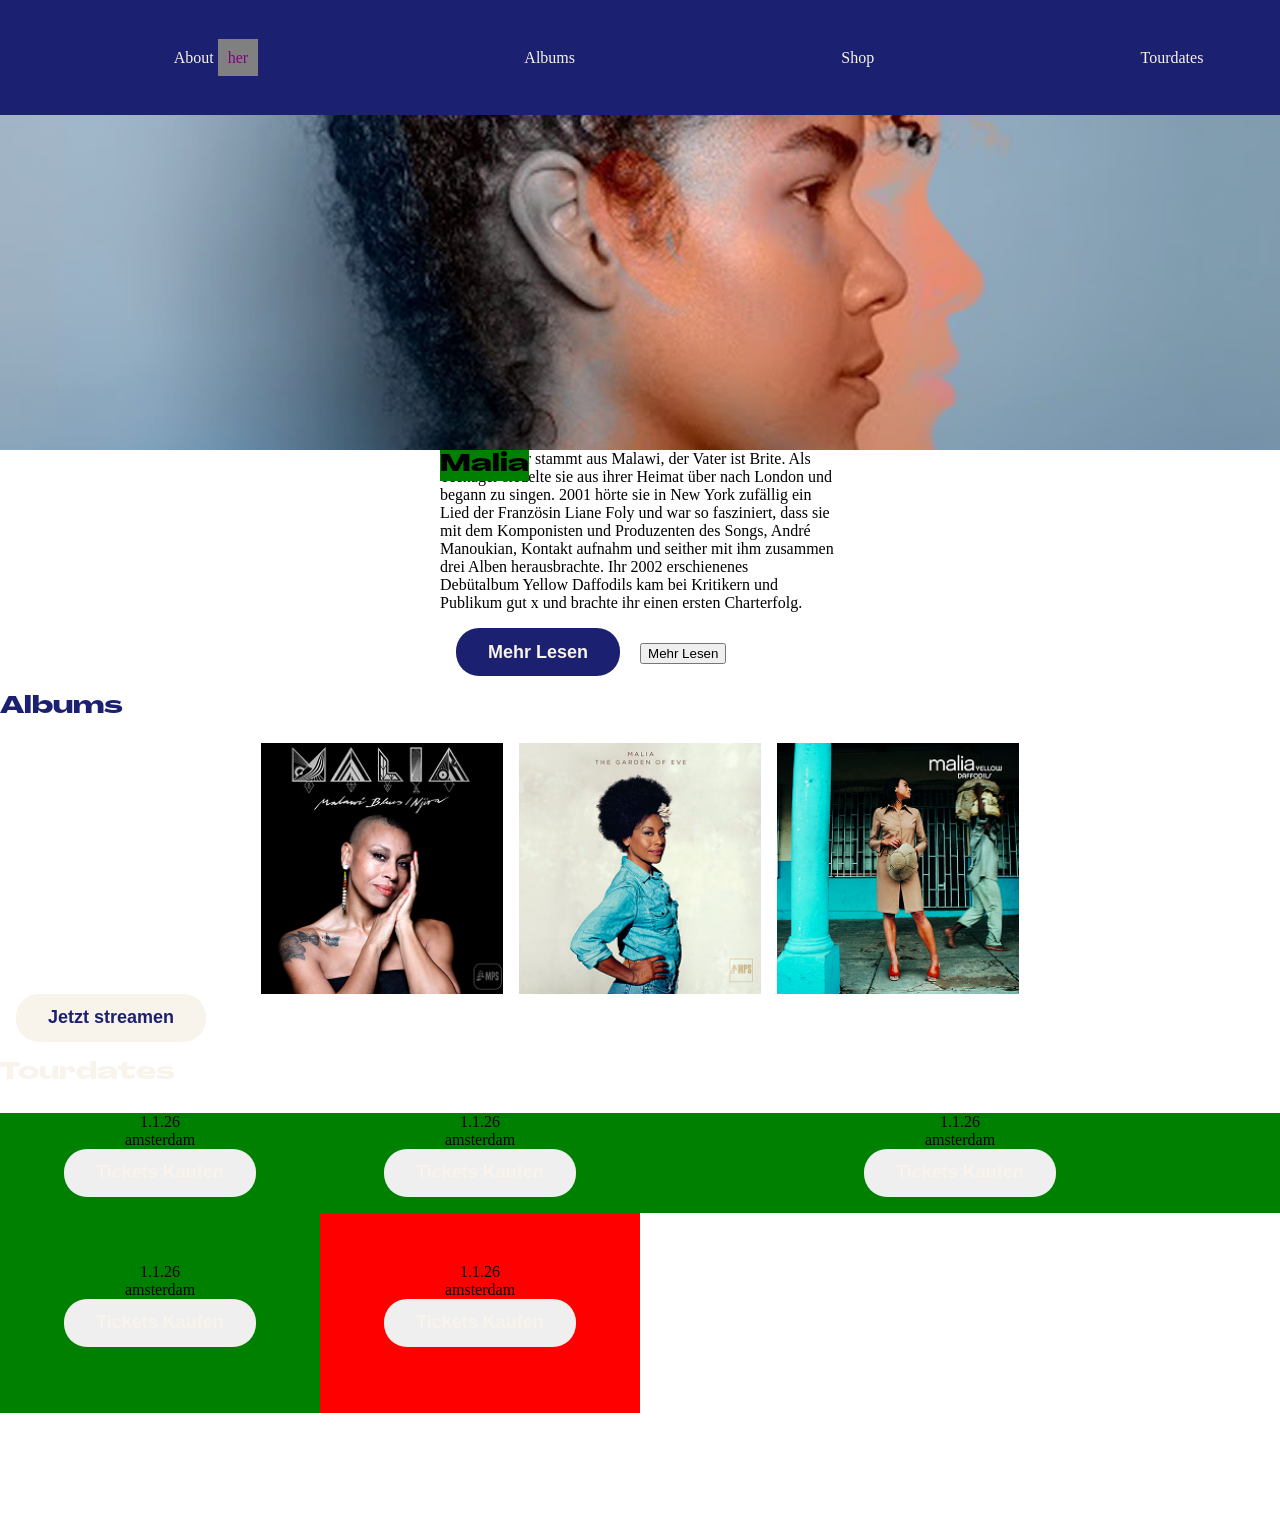
<file: index.html>
<!doctype html>
<html lang="en">
  <head>
    <meta charset="UTF-8" />
    <meta name="viewport" content="width=device-width, initial-scale=1.0" />
    <title>Malia</title>
    <link rel="stylesheet" href="./styling/style.css" />
  </head>
  <body>
    <header>
      <div class="header-list">
          <div>About <span>her</span></div>
          <div>Albums</div>
          <div>Shop</div>
          <div>Tourdates</div>
      </div>
    </header>
    <main>
      <div class="content">
        <section id="hero_section">
          <div class="hero_bild">
            <img src="./assets/img/Malia_1.png" alt="Malia side view" />
          </div>
          <div class="hero_text">
            <h1 class="hero_title">Malia</h1>
            <div class="hero_text_container">
              <p>
                Malias Mutter stammt aus Malawi, der Vater ist Brite. Als
                Teenager siedelte sie aus ihrer Heimat über nach London und
                begann zu singen. 2001 hörte sie in New York zufällig ein Lied
                der Französin Liane Foly und war so fasziniert, dass sie mit dem
                Komponisten und Produzenten des Songs, André Manoukian, Kontakt
                aufnahm und seither mit ihm zusammen drei Alben herausbrachte.
                Ihr 2002 erschienenes Debütalbum Yellow Daffodils kam bei
                Kritikern und Publikum gut x und brachte ihr einen ersten
                Charterfolg.
              </p>
              <button class="button background-dark">Mehr Lesen</button>
              <button>Mehr Lesen</button>
            </div>
          </div>
        </section>
        <section id="album_section">
          <h2 class="title title_dark_background">Albums</h2>
          <div class="albums_container">
            <div class="album_image">
              <img src="./assets/img/album1.png" alt="asdf" />
            </div>
            <div class="album_image">
              <img src="./assets/img/album2.png" alt="asdf" />
            </div>
            <div class="album_image">
              <img src="./assets/img/album3.png" alt="asdf" />
            </div>
          </div>
          <button class="button button_light stream_button">Jetzt streamen</button>
        </section>
        <section id="tour_section">
          <h3 class="title title_light_background">Tourdates</h3>
          <div class="tourdates_container">
            <div class="tourdate">
              <div class="tour_date">1.1.26</div>
              <div class="tour_location">amsterdam</div>
              <button class="button">Tickets Kaufen</button>
            </div>
            <div class="tourdate">
              <div class="tour_date">1.1.26</div>
              <div class="tour_location">amsterdam</div>
              <button class="button">Tickets Kaufen</button>
            </div>
            <div class="tourdate">
              <div class="tour_date">1.1.26</div>
              <div class="tour_location">amsterdam</div>
              <button class="button">Tickets Kaufen</button>
            </div>
            <div class="tourdate tourdate_highlighted">
              <div class="tour_date">1.1.26</div>
              <div class="tour_location">amsterdam</div>
              <button class="button">Tickets Kaufen</button>
            </div>
            <div class="tourdate">
              <div class="tour_date">1.1.26</div>
              <div class="tour_location">amsterdam</div>
              <button class="button">Tickets Kaufen</button>
            </div>
          </div>
        </section>
      </div>
    </main>
    <footer>
      <div class="footer_icon_container">
        <div class="icon icon-fb"></div>
        <div class="icon icon-insta"></div>
      </div>
    </footer>
  </body>
</html>
</file>
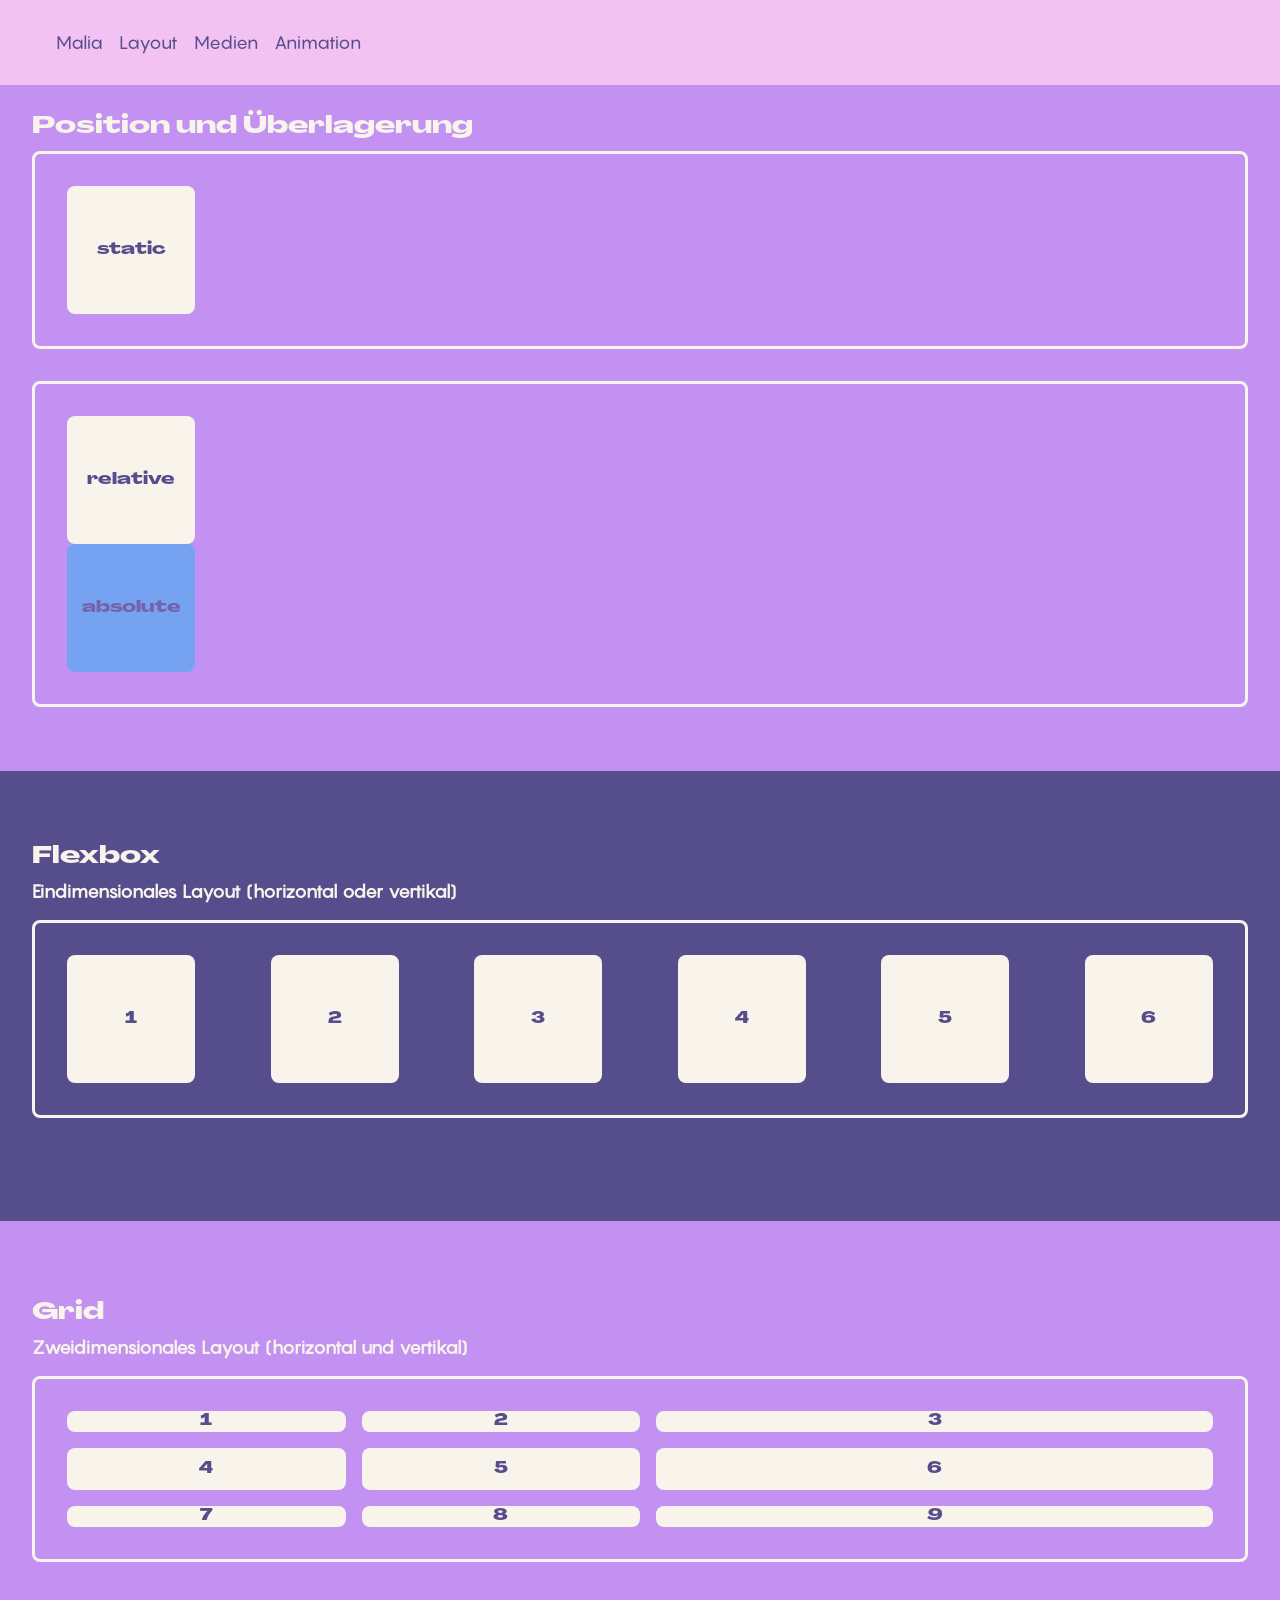
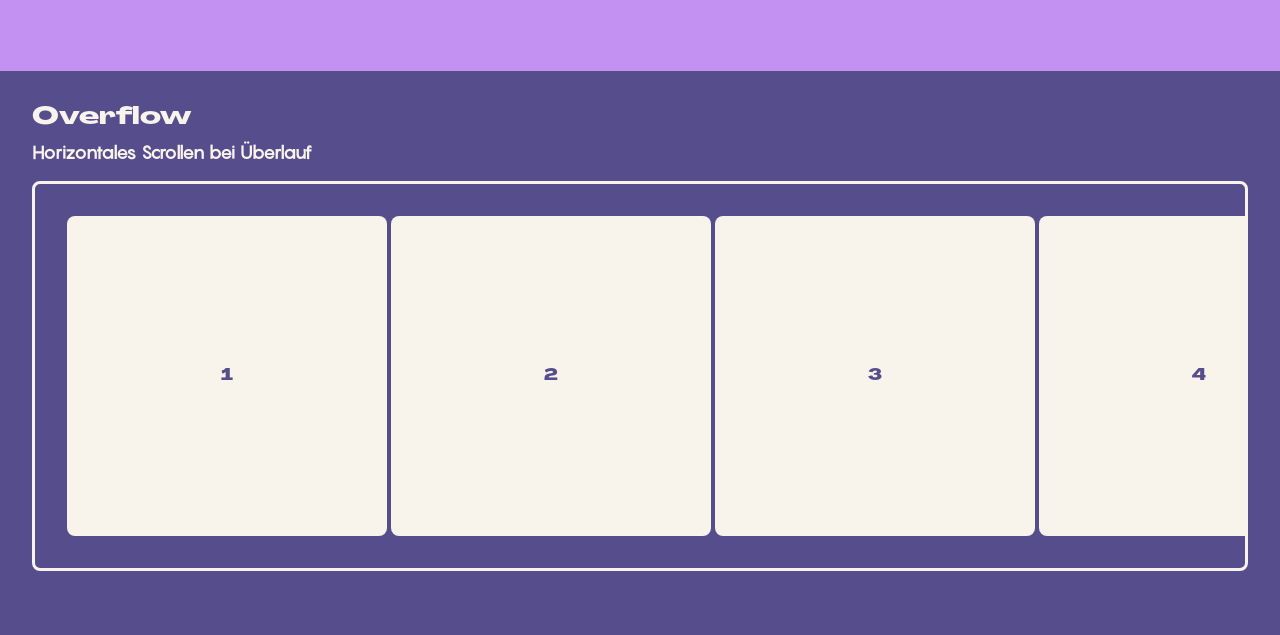
<file: detail/layout.html>
<!doctype html>
<html lang="en">
  <head>
    <meta charset="UTF-8" />
    <meta name="viewport" content="width=device-width, initial-scale=1.0" />
    <title>Layout</title>
    <link rel="stylesheet" href="../styling/style.css" />
    <link rel="stylesheet" href="../styling/detail.css" />
  </head>
  <body>
    <header>
      <nav>
        <ul>
          <li><a href="/">Malia</a></li>
          <li><a href="/detail/layout.html">Layout</a></li>
          <li><a href="/detail/medien.html">Medien</a></li>
          <li><a href="/detail/animation.html">Animation</a></li>
        </ul>
      </nav>
    </header>
    <main>
      <section>
        <h2>Position und Überlagerung</h2>
        <div class="container relative">
          <div class="box">static</div>
        </div>
        <div class="container absolute">
          <div class="box relative">relative</div>
          <div class="box absolute">absolute</div>
        </div>
      </section>
      <section>
        <h2>Flexbox</h2>
        <h3>Eindimensionales Layout (horizontal oder vertikal)</h3>
        <div class="container flex">
          <div class="box">1</div>
          <div class="box">2</div>
          <div class="box">3</div>
          <div class="box">4</div>
          <div class="box">5</div>
          <div class="box">6</div>
        </div>
      </section>
      <section>
        <h2>Grid</h2>
        <h3>Zweidimensionales Layout (horizontal und vertikal)</h3>
        <div class="container grid grid_special">
          <div class="box">1</div>
          <div class="box">2</div>
          <div class="box">3</div>
          <div class="box">4</div>
          <div class="box">5</div>
          <div class="box">6</div>
          <div class="box">7</div>
          <div class="box">8</div>
          <div class="box">9</div>
        </div>
      </section>
      <section>
        <h2>Overflow</h2>
        <h3>Horizontales Scrollen bei Überlauf</h3>
        <div class="container container_overflow">
          <div class="box">1</div>
          <div class="box">2</div>
          <div class="box">3</div>
          <div class="box">4</div>
          <div class="box">5</div>
          <div class="box">6</div>
          <div class="box">7</div>
        </div>
      </section>
    </main>
  </body>
  <script src="../scripts/script.js"></script>
</html>
</file>
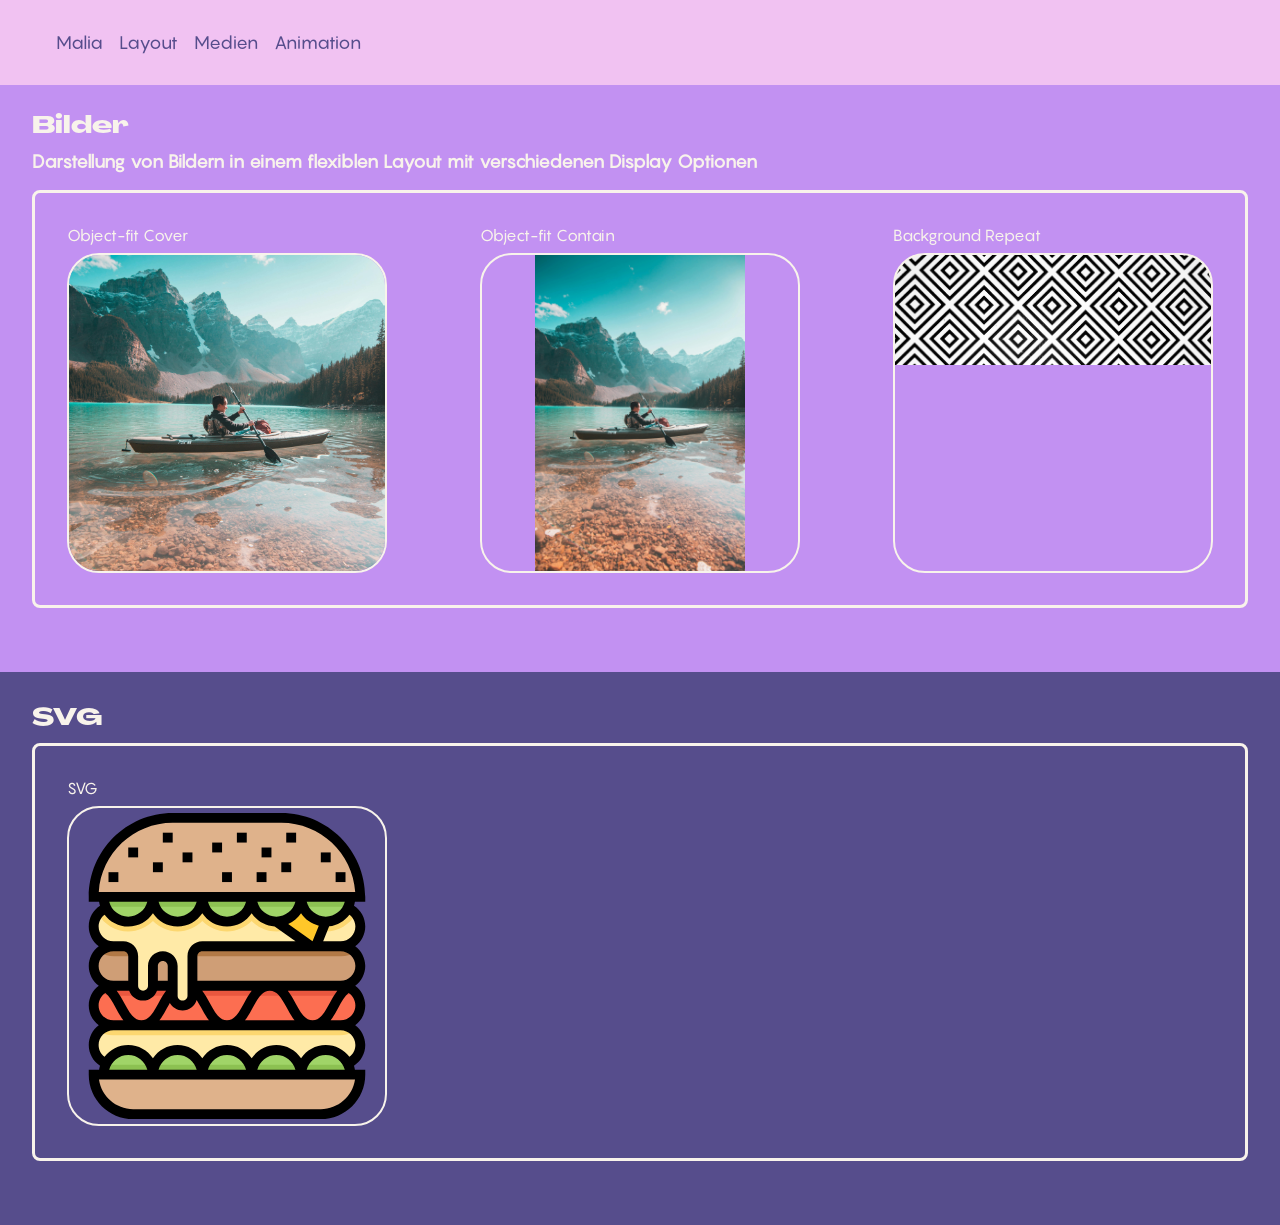
<file: detail/medien.html>
<!doctype html>
<html lang="en">
  <head>
    <meta charset="UTF-8" />
    <meta name="viewport" content="width=device-width, initial-scale=1.0" />
    <title>Layout</title>
    <link rel="stylesheet" href="../styling/style.css" />
    <link rel="stylesheet" href="../styling/detail.css" />
  </head>
  <body>
    <header>
      <nav>
        <ul>
          <li><a href="/">Malia</a></li>
          <li><a href="/detail/layout.html">Layout</a></li>
          <li><a href="/detail/medien.html">Medien</a></li>
          <li><a href="/detail/animation.html">Animation</a></li>
        </ul>
      </nav>
    </header>
    <main>
      <section>
        <h2>Bilder</h2>
        <h3>Darstellung von Bildern in einem flexiblen Layout mit verschiedenen Display Optionen</h3>
        <div class="container flex">
          <div class="image_container">
            <div class="image_title">
              <p>Object-fit Cover</p>
            </div>
            <div class="image">
              <img src="../assets/img/mountain_kajak.jpg" alt="">
            </div>
          </div>
          <div class="image_container contain">
            <div class="image_title">
              <p>Object-fit Contain</p>
            </div>
            <div class="image">
              <img src="../assets/img/mountain_kajak.jpg" alt="">
            </div>
          </div>
          <div class="image_container repeat">
            <div class="image_title">
              <p>Background Repeat</p>
            </div>
            <div class="image">
            </div>
          </div>
        </div>
      </section>
      <section>
        <h2>SVG</h2>
        <div class="container flex">
          <div class="image_container">
            <div class="image_title">
              <p>SVG</p>
            </div>
            <div class="image">
              <?xml version="1.0" ?><svg id="Layer_1_1_" style="enable-background:new 0 0 64 64;" version="1.1" viewBox="0 0 64 64" xml:space="preserve" xmlns="http://www.w3.org/2000/svg" xmlns:xlink="http://www.w3.org/1999/xlink"><g><g><path d="M55,36c2.209,0,4,1.791,4,4v0c0,2.209-1.791,4-4,4H9c-2.209,0-4-1.791-4-4v0c0-2.209,1.791-4,4-4    H55z" style="fill:var(--hamburger-color-1)"/><path d="M9,38h46c1.049,0,2.036-0.272,2.895-0.748C57.166,36.484,56.142,36,55,36H9    c-1.142,0-2.166,0.484-2.895,1.252C6.964,37.728,7.951,38,9,38z" style="fill:var(--hamburger-color-2);"/><path d="M9,28c-2.209,0-4,1.791-4,4v0c0,2.209,1.791,4,4,4h4h12h30c2.209,0,4-1.791,4-4v0    c0-2.209-1.791-4-4-4H9z" style="fill:var(--hamburger-color-3);"/><path d="M9.105,30h46c1.049,0,2.036-0.272,2.895-0.748C57.271,28.484,56.247,28,55.105,28h-46    c-1.142,0-2.166,0.484-2.895,1.252C7.069,29.728,8.056,30,9.105,30z" style="fill:var(--hamburger-color-4);"/><path d="M7.547,51.728C6.056,51.146,5,49.696,5,48v0c0-2.209,1.791-4,4-4h46c2.209,0,4,1.791,4,4v0    c0,1.696-1.056,3.146-2.546,3.728L55,54H9L7.547,51.728z" style="fill:var(--hamburger-color-5);"/><path d="M56.452,20.272C57.943,20.853,59,22.303,59,24v0c0,2.209-1.791,4-4,4H27c-1.105,0-2,0.895-2,2l0,8    c0,1.105-0.895,2-2,2h0c-1.105,0-2-0.895-2-2v-6c0-1.105-0.895-2-2-2h0c-1.105,0-2,0.895-2,2v4c0,1.105-0.895,2-2,2h0    c-1.105,0-2-0.895-2-2l0-6c0-1.105-0.895-2-2-2H9c-2.209,0-4-1.791-4-4v0c0-1.657,1.007-3.078,2.443-3.686L8,18h47L56.452,20.272z    " style="fill:var(--hamburger-color-5);"/><path d="M5,54h54v0c0,4.418-3.582,8-8,8H13C8.582,62,5,58.418,5,54L5,54z" style="fill:var(--hamburger-color-6);"/><path d="M59,18H5v0C5,9.163,12.163,2,21,2h22C51.837,2,59,9.163,59,18L59,18z" style="fill:var(--hamburger-color-6);"/><path d="M58.077,21.46c-0.431-0.521-0.984-0.939-1.625-1.189L55,18H8l-0.557,2.314    c-0.597,0.253-1.113,0.652-1.521,1.145C7.129,23.57,9.399,25,12,25c1.957,0,3.729-0.807,5-2.105C18.271,24.193,20.043,25,22,25    s3.729-0.807,5-2.105C28.271,24.193,30.043,25,32,25s3.729-0.807,5-2.105C38.271,24.193,40.043,25,42,25s3.729-0.807,5-2.105    C48.271,24.193,50.043,25,52,25C54.6,25,56.87,23.571,58.077,21.46z" style="fill:var(--hamburger-color-7);"/><polygon points="35,18 49,28 50,28 54,18   " style="fill:var(--hamburger-color-8);"/><path d="M7,18c0,2.761,2.239,5,5,5s5-2.239,5-5c0,2.761,2.239,5,5,5s5-2.239,5-5c0,2.761,2.239,5,5,5    s5-2.239,5-5c0,2.761,2.239,5,5,5s5-2.239,5-5c0,2.761,2.239,5,5,5s5-2.239,5-5H7z" style="fill:var(--hamburger-color-9);"/><path d="M57,54c0-2.761-2.239-5-5-5c-2.761,0-5,2.239-5,5c0-2.761-2.239-5-5-5c-2.761,0-5,2.239-5,5    c0-2.761-2.239-5-5-5c-2.761,0-5,2.239-5,5c0-2.761-2.239-5-5-5s-5,2.239-5,5c0-2.761-2.239-5-5-5s-5,2.239-5,5H57z" style="fill:var(--hamburger-color-9);"/><path d="M8.895,46h46c1.049,0,2.036-0.272,2.895-0.748C57.061,44.484,56.037,44,54.895,44h-46    C7.753,44,6.729,44.484,6,45.252C6.859,45.728,7.845,46,8.895,46z" style="fill:var(--hamburger-color-7);"/><path d="M17.422,52C17.154,52.613,17,53.288,17,54h10c0-0.712-0.154-1.387-0.422-2H17.422z" style="fill:var(--hamburger-color-10);"/><path d="M27.422,52C27.154,52.613,27,53.288,27,54h10c0-0.712-0.154-1.387-0.422-2H27.422z" style="fill:var(--hamburger-color-10);"/><path d="M7.422,52C7.154,52.613,7,53.288,7,54h10c0-0.712-0.154-1.387-0.422-2H7.422z" style="fill:var(--hamburger-color-10);"/><path d="M37.422,52C37.154,52.613,37,53.288,37,54h10c0-0.712-0.154-1.387-0.422-2H37.422z" style="fill:var(--hamburger-color-10);"/><path d="M47.422,52C47.154,52.613,47,53.288,47,54h10c0-0.712-0.154-1.387-0.422-2H47.422z" style="fill:var(--hamburger-color-10);"/><path d="M36.578,20C36.846,19.387,37,18.712,37,18H27c0,0.712,0.154,1.387,0.422,2H36.578z" style="fill:var(--hamburger-color-10);"/><path d="M56.578,20C56.846,19.387,57,18.712,57,18H47c0,0.712,0.154,1.387,0.422,2H56.578z" style="fill:var(--hamburger-color-10);"/><path d="M46.578,20C46.846,19.387,47,18.712,47,18H37c0,0.712,0.154,1.387,0.422,2H46.578z" style="fill:var(--hamburger-color-10);"/><path d="M16.578,20C16.846,19.387,17,18.712,17,18H7c0,0.712,0.154,1.387,0.422,2H16.578z" style="fill:var(--hamburger-color-10);"/><path d="M26.578,20C26.846,19.387,27,18.712,27,18H17c0,0.712,0.154,1.387,0.422,2H26.578z" style="fill:var(--hamburger-color-10);"/></g><g><path d="M60,19v-1c0-9.374-7.626-17-17-17H21C11.626,1,4,8.626,4,18v1h2.09c0.047,0.277,0.107,0.549,0.191,0.812    C4.876,20.723,4,22.284,4,24c0,1.641,0.806,3.088,2.031,4C4.806,28.912,4,30.359,4,32s0.806,3.088,2.031,4    C4.806,36.912,4,38.359,4,40s0.806,3.088,2.031,4C4.806,44.912,4,46.359,4,48c0,1.729,0.875,3.277,2.282,4.185    C6.198,52.449,6.137,52.722,6.09,53H4v1c0,4.962,4.038,9,9,9h38c4.962,0,9-4.038,9-9v-1h-2.09    c-0.047-0.278-0.108-0.551-0.192-0.815C59.125,51.277,60,49.729,60,48c0-1.641-0.806-3.088-2.031-4C59.194,43.088,60,41.641,60,40    s-0.806-3.088-2.031-4C59.194,35.088,60,33.641,60,32s-0.806-3.088-2.031-4C59.194,27.088,60,25.641,60,24    c0-1.729-0.875-3.277-2.282-4.185c0.084-0.264,0.145-0.537,0.192-0.815H60z M21,3h22c7.935,0,14.45,6.194,14.967,14H6.033    C6.55,9.194,13.065,3,21,3z M50.592,23.827L49.323,27l-4.919-3.513c1.059-0.466,1.962-1.22,2.596-2.174    C47.825,22.555,49.102,23.467,50.592,23.827z M42,22c-1.858,0-3.411-1.28-3.858-3h7.716C45.411,20.72,43.858,22,42,22z M35.858,19    c-0.447,1.72-2,3-3.858,3s-3.411-1.28-3.858-3H35.858z M25.858,19c-0.447,1.72-2,3-3.858,3s-3.411-1.28-3.858-3H25.858z     M15.858,19c-0.447,1.72-2,3-3.858,3s-3.411-1.28-3.858-3H15.858z M6,24c0-0.964,0.462-1.843,1.211-2.4    C8.307,23.054,10.043,24,12,24c2.084,0,3.924-1.068,5-2.687C18.076,22.932,19.916,24,22,24s3.924-1.068,5-2.687    C28.076,22.932,29.916,24,32,24s3.924-1.068,5-2.687c1.014,1.526,2.711,2.55,4.648,2.664L45.88,27H27c-1.654,0-3,1.346-3,3v8    c0,0.551-0.449,1-1,1s-1-0.449-1-1v-6c0-1.654-1.346-3-3-3s-3,1.346-3,3v4c0,0.551-0.449,1-1,1s-1-0.449-1-1v-6    c0-1.654-1.346-3-3-3H9C7.346,27,6,25.654,6,24z M49.33,43c-1.466,0-2.284-1.313-3.456-3.477c-0.464-0.856-0.959-1.752-1.56-2.523    H54.34c-0.592,0.76-1.079,1.647-1.554,2.523C51.613,41.687,50.796,43,49.33,43z M44.115,40.477    c0.464,0.856,0.959,1.752,1.56,2.523H35.647c0.6-0.772,1.095-1.667,1.559-2.523C38.377,38.313,39.194,37,40.659,37    C42.125,37,42.943,38.313,44.115,40.477z M35.447,39.524C34.275,41.687,33.458,43,31.994,43c-1.465,0-2.283-1.313-3.455-3.477    c-0.474-0.875-0.961-1.763-1.553-2.523h10.018C36.405,37.772,35.911,38.667,35.447,39.524z M11.21,39.524    C10.736,38.648,10.249,37.76,9.658,37h2.526c0.414,1.161,1.514,2,2.816,2s2.402-0.839,2.816-2h1.846    c-0.591,0.761-1.075,1.653-1.547,2.524C16.944,41.687,16.127,43,14.662,43C13.198,43,12.381,41.687,11.21,39.524z M20,35h-2v-3    c0-0.551,0.449-1,1-1s1,0.449,1,1V35z M19.874,40.476c0.182-0.336,0.362-0.661,0.543-0.977C20.937,40.392,21.894,41,23,41    c1.351,0,2.482-0.903,2.857-2.132c0.322,0.503,0.626,1.058,0.924,1.608c0.464,0.857,0.959,1.752,1.559,2.524H18.315    C18.915,42.228,19.41,41.333,19.874,40.476z M6,32c0-1.654,1.346-3,3-3h2c0.551,0,1,0.449,1,1v5H9C7.346,35,6,33.654,6,32z M6,40    c0-1.052,0.547-1.976,1.368-2.511c0.8,0.623,1.426,1.775,2.083,2.987C9.915,41.333,10.41,42.228,11.01,43H9    C7.346,43,6,41.654,6,40z M51,61H13c-3.521,0-6.442-2.612-6.929-6h51.857C57.442,58.388,54.521,61,51,61z M8.142,53    c0.447-1.72,2-3,3.858-3s3.411,1.28,3.858,3H8.142z M18.142,53c0.447-1.72,2-3,3.858-3s3.411,1.28,3.858,3H18.142z M28.142,53    c0.447-1.72,2-3,3.858-3s3.411,1.28,3.858,3H28.142z M38.142,53c0.447-1.72,2-3,3.858-3s3.411,1.28,3.858,3H38.142z M48.142,53    c0.447-1.72,2-3,3.858-3s3.411,1.28,3.858,3H48.142z M58,48c0,0.971-0.459,1.847-1.209,2.403C55.695,48.947,53.958,48,52,48    c-2.084,0-3.924,1.068-5,2.687C45.924,49.068,44.084,48,42,48s-3.924,1.068-5,2.687C35.924,49.068,34.084,48,32,48    s-3.924,1.068-5,2.687C25.924,49.068,24.084,48,22,48s-3.924,1.068-5,2.687C15.924,49.068,14.084,48,12,48    c-1.958,0-3.695,0.947-4.791,2.403C6.459,49.847,6,48.971,6,48c0-1.654,1.346-3,3-3h46C56.654,45,58,46.346,58,48z M55,43h-2.016    c0.6-0.772,1.095-1.667,1.56-2.523c0.657-1.213,1.284-2.366,2.085-2.989C57.452,38.023,58,38.947,58,40C58,41.654,56.654,43,55,43    z M58,32c0,1.654-1.346,3-3,3H26v-5c0-0.551,0.449-1,1-1h21.68h1.998H55C56.654,29,58,30.346,58,32z M58,24c0,1.654-1.346,3-3,3    h-3.523l1.217-3.044c1.672-0.194,3.132-1.078,4.096-2.359C57.541,22.153,58,23.029,58,24z M52,22c-1.858,0-3.411-1.28-3.858-3    h7.716C55.411,20.72,53.858,22,52,22z"/><rect height="2" width="2" x="31" y="13"/><rect height="2" width="2" x="23" y="9"/><rect height="2" width="2" x="34" y="5"/><rect height="2" width="2" x="43" y="11"/><rect height="2" width="2" x="8" y="13"/><rect height="2" width="2" x="12" y="8"/><rect height="2" width="2" x="17" y="11"/><rect height="2" width="2" x="19" y="5"/><rect height="2" width="2" x="29" y="7"/><rect height="2" width="2" x="38" y="13"/><rect height="2" width="2" x="44" y="5"/><rect height="2" width="2" x="54" y="13"/><rect height="2" width="2" x="51" y="9"/><rect height="2" width="2" x="39" y="8"/></g></g></svg>
            </div>
          </div>
        </div>
      </section>
    </main>
  </body>
  <script src="../scripts/script.js"></script>
</html>
</file>
<file: styling/style.css>
@font-face {
  font-family: 'Agrandir';
  src: url('../assets/fonts/Agrandir-GrandHeavy.otf') format('opentype');
  font-weight: 900;
}

@font-face {
  font-family: 'Pangram';
  src: url('../assets/fonts/Pangram-Regular.otf') format('opentype');
  font-weight: 400;
}

/*=======================*
 *  CSS Variables
 *=======================*/

:root {
  --color-primary: #1C2070;
  --color-light: #F8F3EB;
  --color-green: green;
  --color-red: red;
  --color-blue: blue;
  --color-purple: purple;
  --color-grey: grey;
  --color-orange-a: #fb4c004f;
  --color-green-a: #00ffb84a;
  --color-theme-1: #F1C2F2;
  --color-theme-2: #C291F2;
  --color-theme-3: #564D8C;
  --color-theme-4: #57AAF2;
  --color-theme-5: #A0D9D9;

  --spacing-s: 8px;
  --spacing-m: 16px;
  --spacing-l: 32px;
  --spacing-xl: 64px;

  --font-size-s: 14px;
  --font-size-m: 18px;
  --font-size-l: 24px;

  --hamburger-color-1: #FC6E51;
  --hamburger-color-2: #E9573F;
  --hamburger-color-3: #CF9E76;
  --hamburger-color-4: #B27946;
  --hamburger-color-5: #FFEAA7;
  --hamburger-color-6: #DFB28B;
  --hamburger-color-7: #FCD770;
  --hamburger-color-8: #FFC729;
  --hamburger-color-9: #A0D468;
  --hamburger-color-10: #8CC152;

  --burger-color: #564D8C;
}

/*=======================*
 *  General Styles
 *=======================*/

html {
  font-size: 16px;
}

body {
  margin: 0;
}

h1 {
  background-color: var(--color-green);
  font-size: 32px;
}

h1,
h2,
h3,
h4,
h5,
.title {
  margin-top: 0;
  font-size: 24px;
  font-family: 'Agrandir', sans-serif;
}

p {
  margin: 0 0 16px 0;
}

.button {
  font-size: 18px;
  color: var(--color-light);
  padding-left: 32px;
  padding-right: 32px;
  padding-top: 10.5px;
  padding-bottom: 10.5px;
  border-radius: 23px;
  border: none;
  cursor: pointer;
  line-height: 1.5;
  font-weight: bold;
  margin: 0 16px 16px 16px;
}

.button_light {
  background-color: var(--color-light);
  color: var(--color-primary);
}

img {
  height: 100%;
  width: 100%;
  object-fit: cover;
}

/*=======================*
 *  Uitility Classes
 *=======================*/
.background-dark {
  background-color: var(--color-primary);
  color: var(--color-light);
}

.font-size-l {
  font-size: var(--font-size-l);
}

.font-size-m {
  font-size: var(--font-size-m);
}

.font-size-s {
  font-size: var(--font-size-s);
}

/*=======================*
 *  Element Styles
 *=======================*/

header {
  position: fixed;
  top: 0;
  left: 0;
  width: 100%;
  background-color: var(--color-primary);
  color: var(--color-light);
  padding: 48.5px;
}

.header-list {
  display: flex;
  gap: 16px;
  justify-content: space-around;
}

.title_dark_background {
  color: var(--color-primary);
}

.title_light_background {
  color: var(--color-light);
}

.header-list div span{
  color: var(--color-purple);
  background: var(--color-grey);
  padding: 10px;
}

.hero_text {
  margin: 0 auto;
  max-width: 400px;
  position: relative;
}

.hero_text h1 {
  position: absolute;
  top: 0;
}

.hero_bild {
  height: 50vh;
}

.albums_container {
  display: flex;
  gap: 16px;
  margin-top: 16px;
  justify-content: center;
  flex-wrap: wrap;
}

/* Tourdates */

.tourdates_container {
  display: grid;
  /* grid-template-columns: repeat(4, 1fr); */
  grid-template-columns: 1fr 1fr 2fr;
  grid-template-rows: 1fr 2fr 1fr;
}

.tourdate {
    display: flex;
    flex-direction: column;
    justify-content: center;
    align-items: center;
    background: var(--color-green);
    order: 1;
}

.tourdate_highlighted {
    background: var(--color-red);
    /* grid-row-start: 2;
    grid-column-start: 2;
    grid-column-end: 4; */
    order: 2;
}

/* Responsive */

@media (max-width: 768px) {
  .tourdate_highlighted {
    background: var(--color-blue);
  }

  .tourdates_container {
    grid-template-columns: 1fr 1fr;
  }
}
</file>
<file: styling/detail.css>
/*=======================*
 *  Debugging
 *=======================*/

/* * {
  border: 1px solid red;
} */

/*=======================*
*  General
*=======================*/

* {
  box-sizing: border-box;
}

html {
  font-family: 'Pangram', sans-serif;
}

main {
  padding-top: 80px;
}

h2 {
  font-size: var(--font-size-l);
  margin-bottom: var(--spacing-s);
}

h3 {
  font-size: var(--font-size-m);
  font-family: 'Pangram', sans-serif;
}

img {
  width: 100%;
  height: 100%;
  object-fit: cover;
}

section {
  padding-bottom: var(--spacing-l);
  padding: var(--spacing-l);
  background-color: var(--color-theme-3);
  color: var(--color-light);

  min-height: 50vh;
  display: flex;
  align-items: center;
  justify-content: center;
  flex-direction: column;
}

section > h2, section > h3 {
  width: 100%;
}

section:nth-child(odd) {
  background-color: var(--color-theme-2);
}

.box {
  aspect-ratio: 1/1;
  width: 10vw;
  background: var(--color-light);
  color: var(--color-theme-3);
  border-radius: var(--spacing-s);
  display: flex;
  align-items: center;
  justify-content: center;
  font-family: 'Agrandir', sans-serif;
}

.container {
  margin-bottom: var(--spacing-l);
  border: 3px solid var(--color-light);
  padding: var(--spacing-l);
  border-radius: var(--spacing-s);
  width: 100%;
}

.flex {
  display: flex;
  gap: var(--spacing-m);
  flex-wrap: wrap; /* allows items to wrap to the next line if they exceed the container width */
  justify-content: space-between;
  align-items: center;
}

.grid {
  display: grid;
  grid-template-columns: repeat(12, 1fr);
  gap: var(--spacing-m);
}

.grid_special {
  grid-template-rows: 1fr 2fr 1fr;
  grid-template-columns: 1fr 1fr 2fr;
  /* align-items: center;
  justify-items: center; */
}

.grid .box {
  width: 100%;
  height: 100%;
  aspect-ratio: auto; 
}

button {
  background-color: var(--color-theme-3);
  color: var(--color-light);
  border: none;
  padding: var(--spacing-m) var(--spacing-l);
  border-radius: var(--spacing-l);
  cursor: pointer;
  text-transform: uppercase;
}

button:hover {
  background-color: var(--color-theme-1);
}

button:active {
  background-color: transparent;
}

button:focus {
  outline: 2px solid var(--color-theme-1);
}

/*=======================*
*  Elements
*=======================*/

header {
  position: fixed;
  top: 0;
  left: 0;
  width: 100%;
  background-color: var(--color-theme-1);
  padding: var(--spacing-m);
  z-index: 1000;
  display: flex;
  justify-content: space-between;
  align-items: center;
}

header .burger-icon {
  width: 30px;
  height: 30px;
  display: none;
  transition: all 0.3s ease;
}

header ul {
  display: flex;
  gap: var(--spacing-m);
  flex-wrap: wrap;
}

header ul {
  list-style-type: none;
}

header li a {
  color: var(--color-theme-3);
  font-size: var(--font-size-m);
  text-decoration: none;
}

/*=======================*
*  Detail
*=======================*/

/*Layout*/

.container.relative {

}

.container.absolute {
  /* position: relative; */
}

.box.absolute {
  top: 0;
  left: 0;
  background-color: var(--color-theme-4);
  opacity: 0.7;
  /* position: absolute; */
}

.container_overflow {
  overflow-x: scroll;
  white-space: nowrap;
}

.container_overflow .box {
  display: inline-flex; 
  width: 25vw;
}

/*Media*/

.image_container {
  display: flex;
  flex-direction: column;
  justify-content: space-between;
  gap: var(--spacing-s);
  border-radius: var(--spacing-s);
  width: 25vw;
}

.image_container p {
  margin-bottom: 0;
}

.image_container.contain img {
  object-fit: contain;
}

.image_container.repeat .image {
  background-image: url('../assets/img/pattern_hypnotic.jpeg');
  background-position-y: 0%;
  background-size: 100% auto;
  background-repeat: no-repeat;
  background-size: contain;
}

.image {
  border-radius: var(--spacing-l);
  aspect-ratio: 1/1;
  width: 100%;
  overflow: hidden;
  border: 2px solid var(--color-light);
}

.css-states .box:hover {
  
}

/*animation*/

.transition-regular {
  transition-property: background-color;
  transition-duration: 0.3s;
  transition-timing-function: ease;
  /* transition: background-color 0.3s ease; */
}

.transition-delayed {
  transition-property: background-color;
  transition-duration: 0.3s;
  transition-timing-function: ease;
  transition-delay: 0.2s;
}

.hover-trigger {
  padding: var(--spacing-m);
}

.hover-trigger .box-inner {
  width: 50%;
  height: 50%;
  background-color: var(--color-theme-3);
}

.hover-trigger:hover .box-inner {
  background-color: var(--color-theme-1);
}

.animation-rotate {
  animation: rotate 4s linear infinite;
}

.animation-pulse {
  animation: pulse 2s ease-in-out infinite;
}

.animation-bounce {
  animation: bounce 1s ease-in-out infinite;
}

.jquery {
  row-gap: var(--spacing-xl);
  align-items: center;
  justify-items: center;
}
.jquery .trigger {
  grid-column: 2 / 4;
}

.jquery .target {
  grid-column: 8 / 10;
  aspect-ratio: 1/1;
}

.jquery .target {
  /* transition: all 1s ease; */
}

#target-1.active {
  background-color: var(--color-theme-1);
  transform: scale(1.5);
}

.container.swiper-container {
  width: 100%;
  height: 300px;
}

.swiper {
  height: 100%;
}

.swiper-slide {
}

.swiper-slide .box-container {
  width: 100%;
  height: 100%;
  display: flex;
  align-items: center;
  justify-content: center;
}



/*=======================*
*  Responsive
*=======================*/

@media screen and (max-width: 768px) {
  main {
    padding-top: 60px;
  }

  .box {
    width: 20vw;
  } 

  .grid {
    grid-template-columns: repeat(6, 1fr);
    grid-template-rows: auto;
  }

  .grid .box {
    grid-column: span 3;
    width: auto;
  }

  /* Navigation */

  header {
    justify-content: flex-end;
    height: 60px;
  }

  header .burger-icon {
    display: block;
  }

  header .burger-icon.active {
    transform: rotate(45deg);
  }

  nav {
    position: absolute;
    top: -100vh;
    left: 0;
    width: 100%;
    background-color: var(--color-theme-1);
    padding: var(--spacing-m);
    z-index: -1;
    opacity: 0;
    transition: all 0.3s ease;
  }

  nav ul {
    flex-direction: column;
    gap: var(--spacing-l);
    align-items: center;
    justify-content: center;
    height: 100%;
  }

  nav.active {
    opacity: 1;
    top: 100%;
  }
}

/*=======================*
*  Animation
*=======================*/

@keyframes rotate {
  from {
    transform: rotate(0deg);
  }
  to {
    transform: rotate(360deg);
  }
}

@keyframes pulse {
  0% {
    transform: scale(1);
    background-color: var(--color-theme-3);
  }
  50% {
    transform: scale(1.2);
    background-color: var(--color-theme-1);
  }
  100% {
    transform: scale(1);
    background-color: var(--color-theme-3);
  }
}

@keyframes bounce {
  0%, 100% {
    transform: translateY(0);
  }
  50% {
    transform: translateY(-20px);
  }
}
</file>
